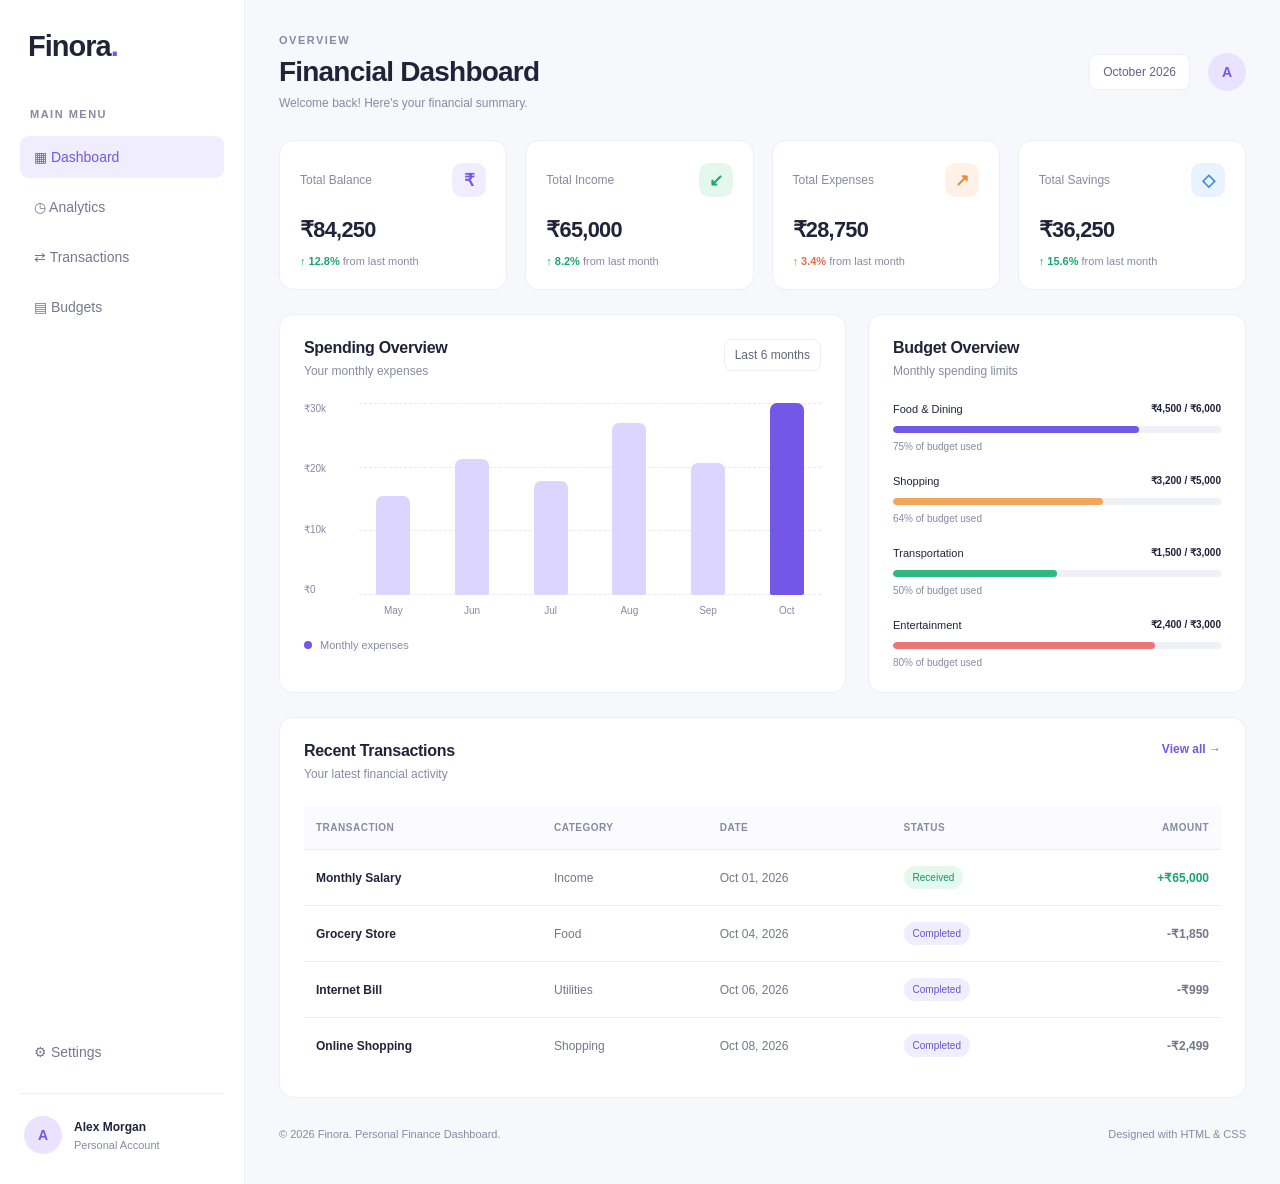
<file: index.html>
<!DOCTYPE html>
<html lang="en">
<head>
    <meta charset="UTF-8">
    <meta name="viewport" content="width=device-width, initial-scale=1.0">
    <title>Finora | Expense Dashboard</title>
    <link rel="stylesheet" href="css/style.css">
</head>
<body>

    <div class="dashboard">

        <!-- Sidebar -->
        <aside class="sidebar">
            <h2 class="logo">Finora<span>.</span></h2>
            <p class="menu-title">MAIN MENU</p>

            <nav class="navigation">
                <a href="index.html" class="nav-link active">▦ Dashboard</a>
                <a href="pages/analytics.html" class="nav-link">◷ Analytics</a>
                <a href="pages/transactions.html" class="nav-link">⇄ Transactions</a>
                <a href="pages/budgets.html" class="nav-link">▤ Budgets</a>
            </nav>

            <div class="sidebar-bottom">
                <a href="pages/settings.html" class="nav-link">⚙ Settings</a>
                <div class="profile">
                    <div class="avatar">A</div>
                    <div>
                        <strong>Alex Morgan</strong>
                        <small>Personal Account</small>
                    </div>
                </div>
            </div>
        </aside>

        <!-- Main Content -->
        <main class="main-content">

            <header class="topbar">
                <div>
                    <p class="eyebrow">OVERVIEW</p>
                    <h1>Financial Dashboard</h1>
                    <p class="subtitle">Welcome back! Here's your financial summary.</p>
                </div>
                <div class="topbar-right">
                    <span class="date">October 2026</span>
                    <div class="avatar">A</div>
                </div>
            </header>

            <!-- Summary Cards -->
            <section class="summary-grid">

                <article class="summary-card">
                    <div class="card-top">
                        <span>Total Balance</span>
                        <span class="card-icon purple">₹</span>
                    </div>
                    <h2>₹84,250</h2>
                    <p class="positive">↑ 12.8% <span>from last month</span></p>
                </article>

                <article class="summary-card">
                    <div class="card-top">
                        <span>Total Income</span>
                        <span class="card-icon green">↙</span>
                    </div>
                    <h2>₹65,000</h2>
                    <p class="positive">↑ 8.2% <span>from last month</span></p>
                </article>

                <article class="summary-card">
                    <div class="card-top">
                        <span>Total Expenses</span>
                        <span class="card-icon orange">↗</span>
                    </div>
                    <h2>₹28,750</h2>
                    <p class="negative">↑ 3.4% <span>from last month</span></p>
                </article>

                <article class="summary-card">
                    <div class="card-top">
                        <span>Total Savings</span>
                        <span class="card-icon blue">◇</span>
                    </div>
                    <h2>₹36,250</h2>
                    <p class="positive">↑ 15.6% <span>from last month</span></p>
                </article>

            </section>

            <!-- Analytics and Budgets -->
            <section class="content-grid">

                <article class="panel spending-panel">
                    <div class="panel-heading">
                        <div>
                            <h3>Spending Overview</h3>
                            <p class="subtitle">Your monthly expenses</p>
                        </div>
                        <span class="tag">Last 6 months</span>
                    </div>

                    <div class="chart">
                        <div class="chart-labels">
                            <span>₹30k</span>
                            <span>₹20k</span>
                            <span>₹10k</span>
                            <span>₹0</span>
                        </div>

                        <div class="chart-area">
                            <div class="grid-lines">
                                <span></span><span></span>
                                <span></span><span></span>
                            </div>

                            <div class="bars">
                                <div class="bar-item">
                                    <div class="bar" style="--height: 45%"></div>
                                    <small>May</small>
                                </div>
                                <div class="bar-item">
                                    <div class="bar" style="--height: 62%"></div>
                                    <small>Jun</small>
                                </div>
                                <div class="bar-item">
                                    <div class="bar" style="--height: 52%"></div>
                                    <small>Jul</small>
                                </div>
                                <div class="bar-item">
                                    <div class="bar" style="--height: 78%"></div>
                                    <small>Aug</small>
                                </div>
                                <div class="bar-item">
                                    <div class="bar" style="--height: 60%"></div>
                                    <small>Sep</small>
                                </div>
                                <div class="bar-item">
                                    <div class="bar current" style="--height: 88%"></div>
                                    <small>Oct</small>
                                </div>
                            </div>
                        </div>
                    </div>

                    <div class="chart-legend">
                        <span class="legend-dot"></span>
                        Monthly expenses
                    </div>
                </article>

                <article class="panel budget-panel">
                    <div class="panel-heading">
                        <div>
                            <h3>Budget Overview</h3>
                            <p class="subtitle">Monthly spending limits</p>
                        </div>
                    </div>

                    <div class="budget-item">
                        <div class="budget-info">
                            <span>Food & Dining</span>
                            <strong>₹4,500 / ₹6,000</strong>
                        </div>
                        <div class="progress-track">
                            <div class="progress purple-fill" style="--progress: 75%"></div>
                        </div>
                        <small>75% of budget used</small>
                    </div>

                    <div class="budget-item">
                        <div class="budget-info">
                            <span>Shopping</span>
                            <strong>₹3,200 / ₹5,000</strong>
                        </div>
                        <div class="progress-track">
                            <div class="progress orange-fill" style="--progress: 64%"></div>
                        </div>
                        <small>64% of budget used</small>
                    </div>

                    <div class="budget-item">
                        <div class="budget-info">
                            <span>Transportation</span>
                            <strong>₹1,500 / ₹3,000</strong>
                        </div>
                        <div class="progress-track">
                            <div class="progress green-fill" style="--progress: 50%"></div>
                        </div>
                        <small>50% of budget used</small>
                    </div>

                    <div class="budget-item">
                        <div class="budget-info">
                            <span>Entertainment</span>
                            <strong>₹2,400 / ₹3,000</strong>
                        </div>
                        <div class="progress-track">
                            <div class="progress red-fill" style="--progress: 80%"></div>
                        </div>
                        <small>80% of budget used</small>
                    </div>
                </article>

            </section>

            <!-- Transactions -->
            <section class="panel transactions-panel">
                <div class="panel-heading">
                    <div>
                        <h3>Recent Transactions</h3>
                        <p class="subtitle">Your latest financial activity</p>
                    </div>
                    <a class="view-all" href="pages/transactions.html">View all →</a>
                </div>

                <div class="table-wrapper">
                    <table>
                        <thead>
                            <tr>
                                <th>TRANSACTION</th>
                                <th>CATEGORY</th>
                                <th>DATE</th>
                                <th>STATUS</th>
                                <th class="amount">AMOUNT</th>
                            </tr>
                        </thead>
                        <tbody>
                            <tr>
                                <td><strong>Monthly Salary</strong></td>
                                <td>Income</td>
                                <td>Oct 01, 2026</td>
                                <td><span class="status received">Received</span></td>
                                <td class="amount income">+₹65,000</td>
                            </tr>
                            <tr>
                                <td><strong>Grocery Store</strong></td>
                                <td>Food</td>
                                <td>Oct 04, 2026</td>
                                <td><span class="status completed">Completed</span></td>
                                <td class="amount">-₹1,850</td>
                            </tr>
                            <tr>
                                <td><strong>Internet Bill</strong></td>
                                <td>Utilities</td>
                                <td>Oct 06, 2026</td>
                                <td><span class="status completed">Completed</span></td>
                                <td class="amount">-₹999</td>
                            </tr>
                            <tr>
                                <td><strong>Online Shopping</strong></td>
                                <td>Shopping</td>
                                <td>Oct 08, 2026</td>
                                <td><span class="status completed">Completed</span></td>
                                <td class="amount">-₹2,499</td>
                            </tr>
                        </tbody>
                    </table>
                </div>
            </section>

            <footer>
                <p>© 2026 Finora. Personal Finance Dashboard.</p>
                <p>Designed with HTML & CSS</p>
            </footer>

        </main>
    </div>

</body>
</html>
</file>
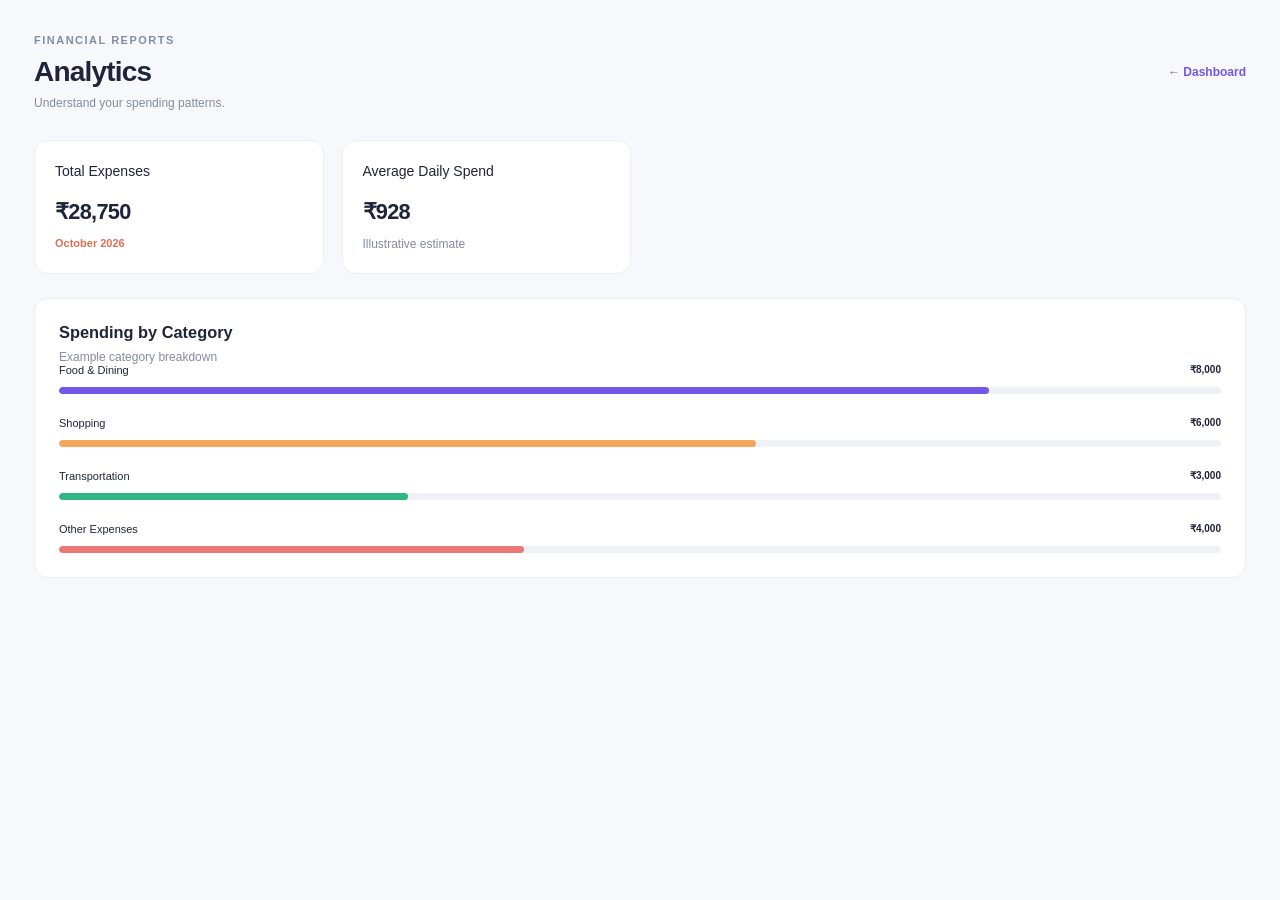
<file: pages/analytics.html>
<!DOCTYPE html>
<html lang="en">
<head>
    <meta charset="UTF-8">
    <meta name="viewport" content="width=device-width, initial-scale=1.0">
    <title>Analytics | Finora</title>
    <link rel="stylesheet" href="../css/style.css">
</head>
<body>
<main class="main-content">
    <header class="topbar">
        <div>
            <p class="eyebrow">FINANCIAL REPORTS</p>
            <h1>Analytics</h1>
            <p class="subtitle">Understand your spending patterns.</p>
        </div>
        <a class="view-all" href="../index.html">← Dashboard</a>
    </header>

    <section class="summary-grid">
        <article class="summary-card">
            <span>Total Expenses</span>
            <h2>₹28,750</h2>
            <p class="negative">October 2026</p>
        </article>
        <article class="summary-card">
            <span>Average Daily Spend</span>
            <h2>₹928</h2>
            <p class="subtitle">Illustrative estimate</p>
        </article>
    </section>

    <section class="panel">
        <h3>Spending by Category</h3>
        <p class="subtitle">Example category breakdown</p>

        <div class="budget-item">
            <div class="budget-info">
                <span>Food & Dining</span>
                <strong>₹8,000</strong>
            </div>
            <div class="progress-track">
                <div class="progress purple-fill" style="--progress:80%"></div>
            </div>
        </div>

        <div class="budget-item">
            <div class="budget-info">
                <span>Shopping</span>
                <strong>₹6,000</strong>
            </div>
            <div class="progress-track">
                <div class="progress orange-fill" style="--progress:60%"></div>
            </div>
        </div>

        <div class="budget-item">
            <div class="budget-info">
                <span>Transportation</span>
                <strong>₹3,000</strong>
            </div>
            <div class="progress-track">
                <div class="progress green-fill" style="--progress:30%"></div>
            </div>
        </div>

        <div class="budget-item">
            <div class="budget-info">
                <span>Other Expenses</span>
                <strong>₹4,000</strong>
            </div>
            <div class="progress-track">
                <div class="progress red-fill" style="--progress:40%"></div>
            </div>
        </div>
    </section>
</main>
</body>
</html>
</file>
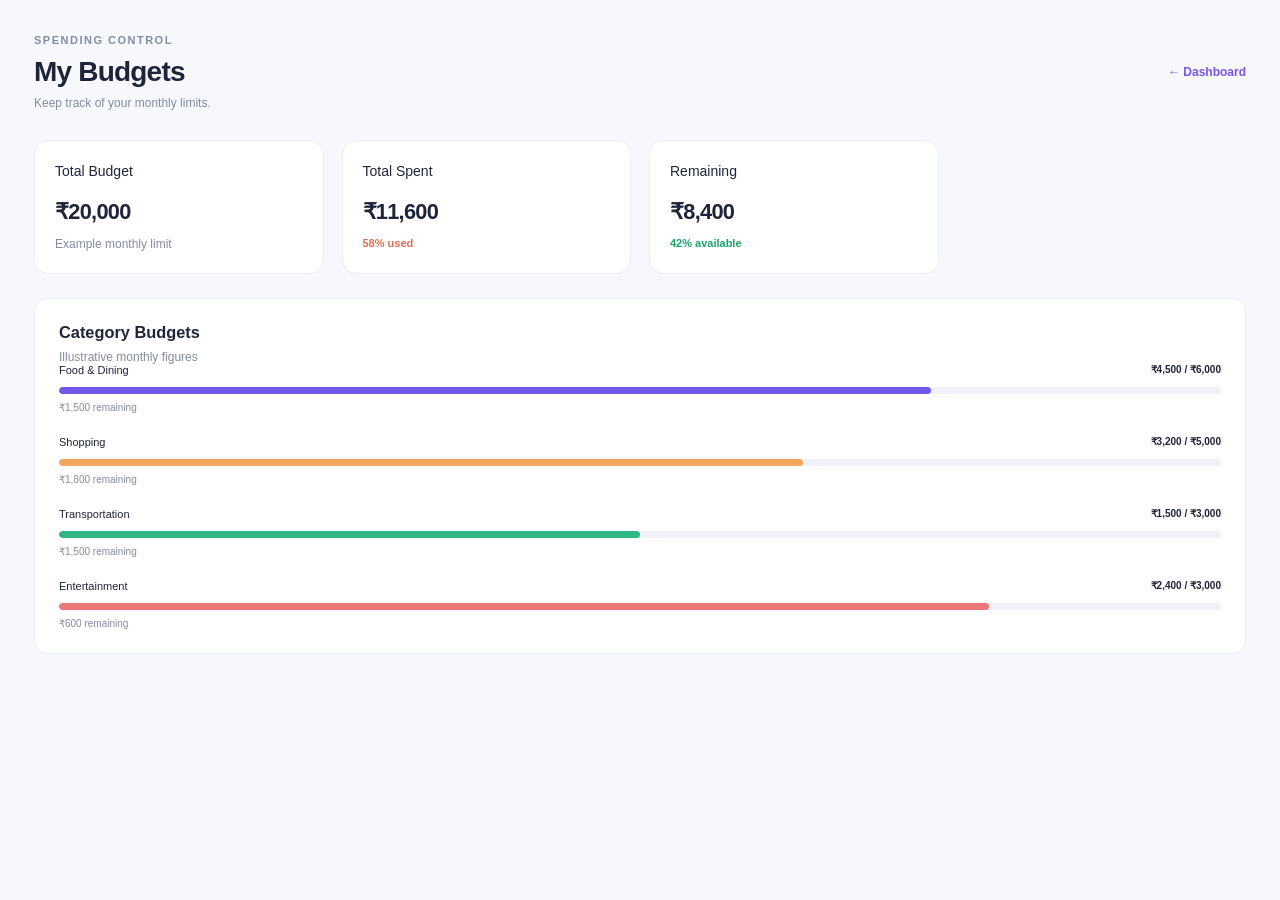
<file: pages/budgets.html>
<!DOCTYPE html>
<html lang="en">
<head>
    <meta charset="UTF-8">
    <meta name="viewport" content="width=device-width, initial-scale=1.0">
    <title>Budgets | Finora</title>
    <link rel="stylesheet" href="../css/style.css">
</head>
<body>
<main class="main-content">
    <header class="topbar">
        <div>
            <p class="eyebrow">SPENDING CONTROL</p>
            <h1>My Budgets</h1>
            <p class="subtitle">Keep track of your monthly limits.</p>
        </div>
        <a class="view-all" href="../index.html">← Dashboard</a>
    </header>

    <section class="summary-grid">
        <article class="summary-card">
            <span>Total Budget</span>
            <h2>₹20,000</h2>
            <p class="subtitle">Example monthly limit</p>
        </article>
        <article class="summary-card">
            <span>Total Spent</span>
            <h2>₹11,600</h2>
            <p class="negative">58% used</p>
        </article>
        <article class="summary-card">
            <span>Remaining</span>
            <h2>₹8,400</h2>
            <p class="positive">42% available</p>
        </article>
    </section>

    <section class="panel">
        <h3>Category Budgets</h3>
        <p class="subtitle">Illustrative monthly figures</p>

        <div class="budget-item">
            <div class="budget-info">
                <span>Food & Dining</span>
                <strong>₹4,500 / ₹6,000</strong>
            </div>
            <div class="progress-track">
                <div class="progress purple-fill" style="--progress:75%"></div>
            </div>
            <small>₹1,500 remaining</small>
        </div>

        <div class="budget-item">
            <div class="budget-info">
                <span>Shopping</span>
                <strong>₹3,200 / ₹5,000</strong>
            </div>
            <div class="progress-track">
                <div class="progress orange-fill" style="--progress:64%"></div>
            </div>
            <small>₹1,800 remaining</small>
        </div>

        <div class="budget-item">
            <div class="budget-info">
                <span>Transportation</span>
                <strong>₹1,500 / ₹3,000</strong>
            </div>
            <div class="progress-track">
                <div class="progress green-fill" style="--progress:50%"></div>
            </div>
            <small>₹1,500 remaining</small>
        </div>

        <div class="budget-item">
            <div class="budget-info">
                <span>Entertainment</span>
                <strong>₹2,400 / ₹3,000</strong>
            </div>
            <div class="progress-track">
                <div class="progress red-fill" style="--progress:80%"></div>
            </div>
            <small>₹600 remaining</small>
        </div>
    </section>
</main>
</body>
</html>
</file>
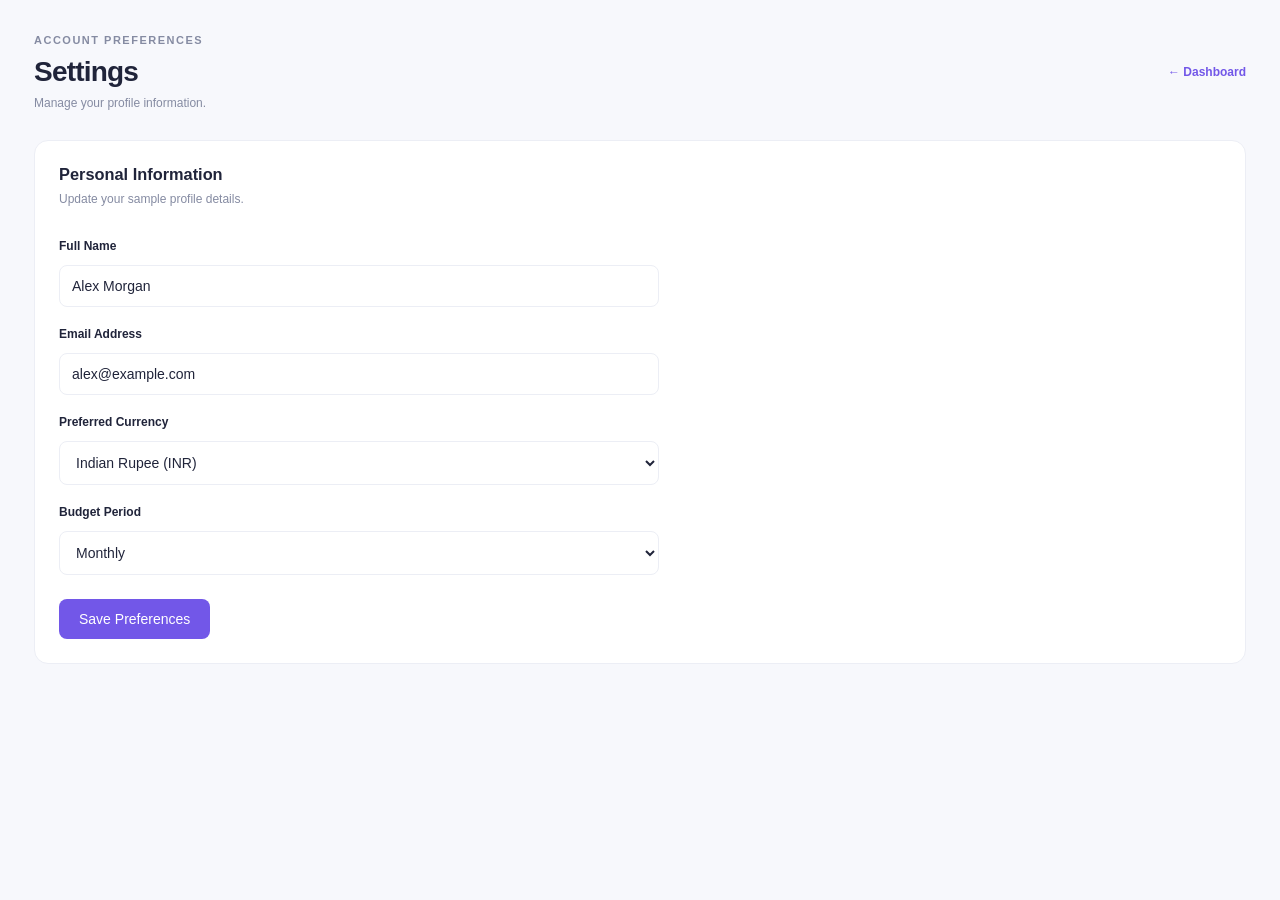
<file: pages/settings.html>
<!DOCTYPE html>
<html lang="en">
<head>
    <meta charset="UTF-8">
    <meta name="viewport" content="width=device-width, initial-scale=1.0">
    <title>Settings | Finora</title>
    <link rel="stylesheet" href="../css/style.css">
</head>
<body>
<main class="main-content">
    <header class="topbar">
        <div>
            <p class="eyebrow">ACCOUNT PREFERENCES</p>
            <h1>Settings</h1>
            <p class="subtitle">Manage your profile information.</p>
        </div>
        <a class="view-all" href="../index.html">← Dashboard</a>
    </header>

    <section class="panel">
        <h3>Personal Information</h3>
        <p class="subtitle">Update your sample profile details.</p>

        <form class="settings-form">
            <label for="fullname">Full Name</label>
            <input id="fullname" type="text" value="Alex Morgan">

            <label for="email">Email Address</label>
            <input id="email" type="email" value="alex@example.com">

            <label for="currency">Preferred Currency</label>
            <select id="currency">
                <option>Indian Rupee (INR)</option>
                <option>US Dollar (USD)</option>
                <option>Euro (EUR)</option>
            </select>

            <label for="period">Budget Period</label>
            <select id="period">
                <option>Monthly</option>
                <option>Weekly</option>
                <option>Yearly</option>
            </select>

            <button type="button" class="save-button">
                Save Preferences
            </button>
        </form>
    </section>
</main>
</body>
</html>
</file>
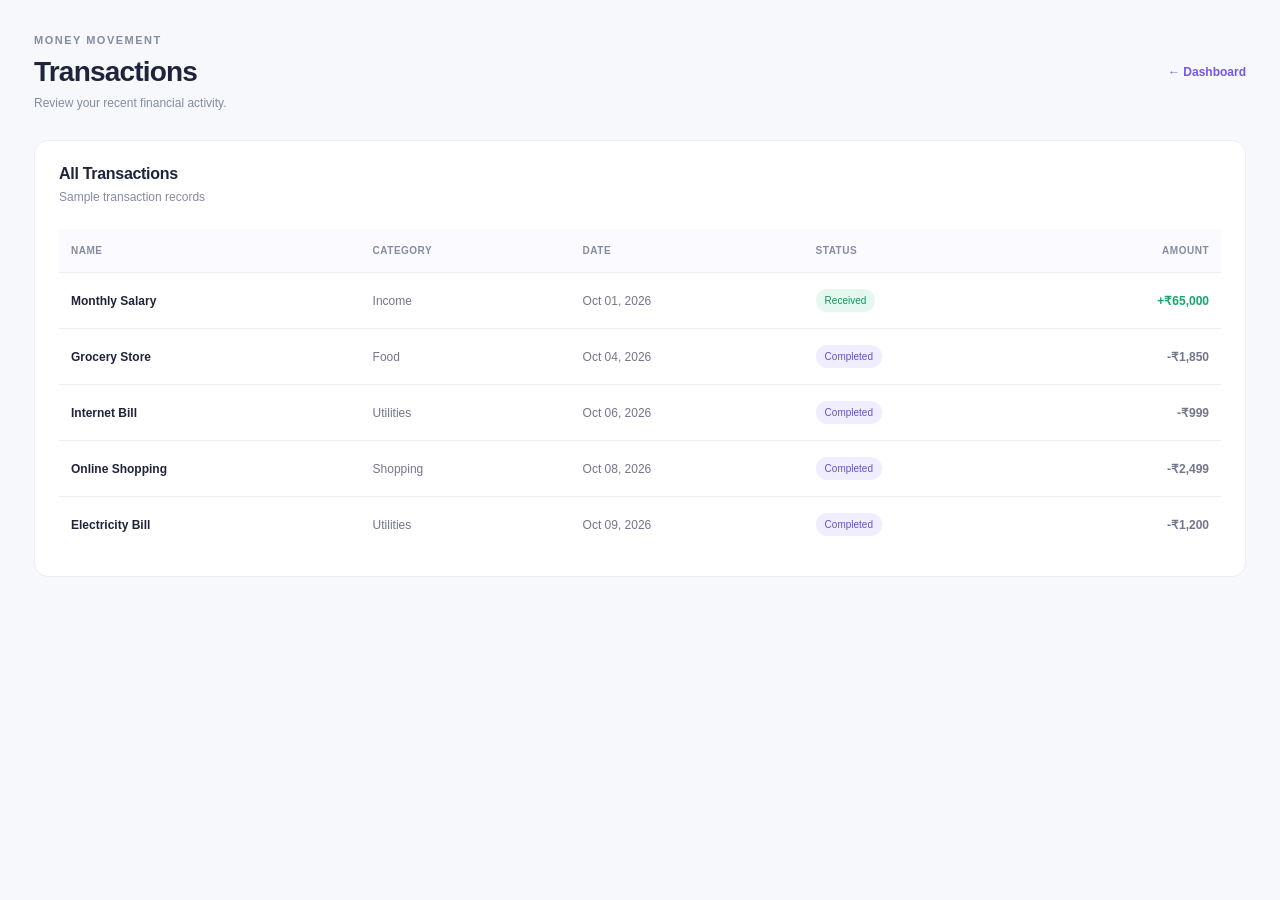
<file: pages/transactions.html>
<!DOCTYPE html>
<html lang="en">
<head>
    <meta charset="UTF-8">
    <meta name="viewport" content="width=device-width, initial-scale=1.0">
    <title>Transactions | Finora</title>
    <link rel="stylesheet" href="../css/style.css">
</head>
<body>
<main class="main-content">
    <header class="topbar">
        <div>
            <p class="eyebrow">MONEY MOVEMENT</p>
            <h1>Transactions</h1>
            <p class="subtitle">Review your recent financial activity.</p>
        </div>
        <a class="view-all" href="../index.html">← Dashboard</a>
    </header>

    <section class="panel">
        <div class="panel-heading">
            <div>
                <h3>All Transactions</h3>
                <p class="subtitle">Sample transaction records</p>
            </div>
        </div>

        <div class="table-wrapper">
            <table>
                <thead>
                    <tr>
                        <th>NAME</th>
                        <th>CATEGORY</th>
                        <th>DATE</th>
                        <th>STATUS</th>
                        <th class="amount">AMOUNT</th>
                    </tr>
                </thead>
                <tbody>
                    <tr>
                        <td><strong>Monthly Salary</strong></td>
                        <td>Income</td>
                        <td>Oct 01, 2026</td>
                        <td><span class="status received">Received</span></td>
                        <td class="amount income">+₹65,000</td>
                    </tr>
                    <tr>
                        <td><strong>Grocery Store</strong></td>
                        <td>Food</td>
                        <td>Oct 04, 2026</td>
                        <td><span class="status completed">Completed</span></td>
                        <td class="amount">-₹1,850</td>
                    </tr>
                    <tr>
                        <td><strong>Internet Bill</strong></td>
                        <td>Utilities</td>
                        <td>Oct 06, 2026</td>
                        <td><span class="status completed">Completed</span></td>
                        <td class="amount">-₹999</td>
                    </tr>
                    <tr>
                        <td><strong>Online Shopping</strong></td>
                        <td>Shopping</td>
                        <td>Oct 08, 2026</td>
                        <td><span class="status completed">Completed</span></td>
                        <td class="amount">-₹2,499</td>
                    </tr>
                    <tr>
                        <td><strong>Electricity Bill</strong></td>
                        <td>Utilities</td>
                        <td>Oct 09, 2026</td>
                        <td><span class="status completed">Completed</span></td>
                        <td class="amount">-₹1,200</td>
                    </tr>
                </tbody>
            </table>
        </div>
    </section>
</main>
</body>
</html>
</file>
<file: css/style.css>
/* ---------- Basic Setup ---------- */
* {
    margin: 0;
    padding: 0;
    box-sizing: border-box;
}

:root {
    --primary: #7257e8;
    --background: #f7f8fc;
    --white: #ffffff;
    --text: #20243a;
    --muted: #858ba2;
    --border: #eceef5;
}

body {
    font-family: "Segoe UI", Arial, sans-serif;
    background: var(--background);
    color: var(--text);
    font-size: 14px;
}

a {
    text-decoration: none;
    color: inherit;
}

/* ---------- Main Layout ---------- */
.dashboard {
    display: grid;
    grid-template-columns: 245px minmax(0, 1fr);
    min-height: 100vh;
}

.sidebar {
    background: var(--white);
    border-right: 1px solid var(--border);
    padding: 30px 20px;
    display: flex;
    flex-direction: column;
    min-height: 100vh;
}

.logo {
    font-size: 29px;
    letter-spacing: -1px;
    margin: 0 0 45px 8px;
}

.logo span {
    color: var(--primary);
}

.menu-title,
.eyebrow {
    font-size: 11px;
    font-weight: 700;
    letter-spacing: 1.5px;
    color: var(--muted);
}

.menu-title {
    margin: 0 0 16px 10px;
}

.navigation {
    display: grid;
    gap: 8px;
}

.nav-link {
    display: block;
    padding: 13px 14px;
    border-radius: 9px;
    color: #737990;
    font-size: 14px;
    transition: background 0.25s, color 0.25s;
}

.nav-link:hover,
.nav-link.active {
    background: #f0edff;
    color: var(--primary);
}

.sidebar-bottom {
    margin-top: auto;
    padding-top: 30px;
}

.profile {
    display: flex;
    align-items: center;
    gap: 12px;
    border-top: 1px solid var(--border);
    padding: 22px 4px 0;
    margin-top: 20px;
}

.avatar {
    width: 38px;
    height: 38px;
    flex-shrink: 0;
    border-radius: 50%;
    background: #e9e3ff;
    color: var(--primary);
    display: grid;
    place-items: center;
    font-weight: 700;
}

.profile strong,
.profile small {
    display: block;
}

.profile strong {
    font-size: 12px;
}

.profile small {
    color: var(--muted);
    margin-top: 5px;
    font-size: 11px;
}

/* ---------- Main Content ---------- */
.main-content {
    min-width: 0;
    padding: 34px;
}

.topbar {
    display: flex;
    justify-content: space-between;
    align-items: center;
    gap: 20px;
    margin-bottom: 30px;
}

.eyebrow {
    margin-bottom: 10px;
}

h1 {
    font-size: 28px;
    letter-spacing: -0.8px;
}

.subtitle {
    color: var(--muted);
    font-size: 12px;
    margin-top: 8px;
}

.topbar-right {
    display: flex;
    align-items: center;
    gap: 18px;
}

.date,
.tag {
    padding: 10px 13px;
    background: var(--white);
    border: 1px solid var(--border);
    border-radius: 8px;
    color: #60667d;
    font-size: 12px;
}

/* ---------- Summary Cards ---------- */
.summary-grid {
    display: grid;
    grid-template-columns: repeat(4, minmax(0, 1fr));
    gap: 18px;
    margin-bottom: 24px;
}

.summary-card,
.panel {
    background: var(--white);
    border: 1px solid var(--border);
    border-radius: 14px;
}

.summary-card {
    padding: 22px 20px;
    min-width: 0;
    transition: transform 0.25s, box-shadow 0.25s;
}

.summary-card:hover {
    transform: translateY(-4px);
    box-shadow: 0 12px 30px rgba(40, 40, 80, 0.07);
}

.card-top {
    display: flex;
    align-items: center;
    justify-content: space-between;
    gap: 8px;
    color: var(--muted);
    font-size: 12px;
}

.card-icon {
    width: 34px;
    height: 34px;
    border-radius: 10px;
    display: grid;
    place-items: center;
    font-size: 17px;
    font-weight: 700;
}

.purple {
    background: #f0edff;
    color: #7257e8;
}

.green {
    background: #e5f8ef;
    color: #20a56b;
}

.orange {
    background: #fff1e5;
    color: #e58b38;
}

.blue {
    background: #e8f3ff;
    color: #3989df;
}

.summary-card h2 {
    font-size: clamp(19px, 1.7vw, 25px);
    margin: 20px 0 12px;
    letter-spacing: -0.7px;
    overflow-wrap: anywhere;
}

.positive,
.negative {
    font-size: 11px;
    font-weight: 700;
}

.positive {
    color: #19a56b;
}

.negative {
    color: #e16e52;
}

.positive span,
.negative span {
    color: var(--muted);
    font-weight: 400;
}

/* ---------- Analytics Panels ---------- */
.content-grid {
    display: grid;
    grid-template-columns: minmax(0, 1.5fr) minmax(0, 1fr);
    gap: 22px;
    margin-bottom: 24px;
}

.panel {
    padding: 24px;
    min-width: 0;
}

.panel-heading {
    display: flex;
    justify-content: space-between;
    align-items: flex-start;
    gap: 14px;
    margin-bottom: 25px;
}

.panel-heading h3 {
    font-size: 16px;
    letter-spacing: -0.3px;
}

.panel-heading .subtitle {
    margin-top: 7px;
}

.tag {
    white-space: nowrap;
    padding: 8px 10px;
}

/* ---------- CSS Bar Chart ---------- */
.chart {
    display: grid;
    grid-template-columns: 45px minmax(0, 1fr);
    gap: 10px;
    height: 220px;
}

.chart-labels {
    display: flex;
    flex-direction: column;
    justify-content: space-between;
    color: var(--muted);
    font-size: 10px;
    padding-bottom: 28px;
}

.chart-area {
    position: relative;
    min-width: 0;
}

.grid-lines {
    position: absolute;
    inset: 0 0 28px;
    display: flex;
    flex-direction: column;
    justify-content: space-between;
}

.grid-lines span {
    border-top: 1px dashed #e8eaf2;
}

.bars {
    position: absolute;
    inset: 0;
    display: flex;
    align-items: stretch;
    justify-content: space-around;
    gap: 10px;
}

.bar-item {
    height: 100%;
    flex: 1;
    min-width: 0;
    display: flex;
    flex-direction: column;
    align-items: center;
    justify-content: flex-end;
    gap: 10px;
    z-index: 1;
}

.bar {
    height: var(--height);
    width: min(34px, 75%);
    min-height: 8px;
    border-radius: 7px 7px 2px 2px;
    background: #dcd5ff;
    transition: background 0.25s, transform 0.25s;
}

.bar:hover,
.bar.current {
    background: var(--primary);
}

.bar:hover {
    transform: scaleX(1.08);
}

.bar-item small {
    height: 18px;
    font-size: 10px;
    color: var(--muted);
}

.chart-legend {
    display: flex;
    align-items: center;
    gap: 8px;
    color: var(--muted);
    font-size: 11px;
    margin-top: 16px;
}

.legend-dot {
    width: 8px;
    height: 8px;
    border-radius: 50%;
    background: var(--primary);
}

/* ---------- Budget Progress Bars ---------- */
.budget-item {
    margin-bottom: 23px;
}

.budget-item:last-child {
    margin-bottom: 0;
}

.budget-info {
    display: flex;
    justify-content: space-between;
    gap: 10px;
    font-size: 11px;
    margin-bottom: 11px;
}

.budget-info strong {
    font-size: 10px;
    white-space: nowrap;
}

.progress-track {
    height: 7px;
    background: #f0f1f6;
    border-radius: 20px;
    overflow: hidden;
}

.progress {
    height: 100%;
    width: var(--progress);
    border-radius: inherit;
}

.purple-fill {
    background: #7257e8;
}

.orange-fill {
    background: #f2a65a;
}

.green-fill {
    background: #30b783;
}

.red-fill {
    background: #ec7777;
}

.budget-item > small {
    display: block;
    color: var(--muted);
    font-size: 10px;
    margin-top: 8px;
}

/* ---------- Transaction Table ---------- */
.transactions-panel {
    margin-bottom: 25px;
}

.view-all {
    color: var(--primary);
    font-size: 12px;
    font-weight: 600;
    white-space: nowrap;
}

.table-wrapper {
    width: 100%;
    overflow-x: auto;
}

table {
    width: 100%;
    border-collapse: collapse;
    text-align: left;
    white-space: nowrap;
}

th {
    color: var(--muted);
    font-size: 10px;
    font-weight: 600;
    letter-spacing: 0.5px;
    background: #fafaff;
}

th,
td {
    padding: 16px 12px;
    border-bottom: 1px solid var(--border);
}

td {
    color: #72778b;
    font-size: 12px;
}

td strong {
    color: var(--text);
    font-weight: 600;
}

tbody tr:last-child td {
    border-bottom: none;
}

tbody tr:hover {
    background: #fbfaff;
}

.amount {
    text-align: right;
    font-weight: 600;
}

.income {
    color: #19a56b;
}

.status {
    display: inline-block;
    padding: 6px 9px;
    border-radius: 20px;
    font-size: 10px;
}

.received {
    color: #15935e;
    background: #e5f8ef;
}

.completed {
    color: #6652cf;
    background: #f0edff;
}

/* ---------- Footer ---------- */
footer {
    display: flex;
    justify-content: space-between;
    flex-wrap: wrap;
    gap: 10px;
    color: var(--muted);
    font-size: 11px;
    padding: 5px 0 10px;
}

/* ---------- Responsive Design ---------- */
@media (max-width: 1200px) {
    .summary-grid {
        grid-template-columns: repeat(2, minmax(0, 1fr));
    }

    .content-grid {
        grid-template-columns: 1fr;
    }
}

@media (max-width: 760px) {
    .dashboard {
        grid-template-columns: 1fr;
    }

    .sidebar {
        min-height: auto;
        padding: 18px;
    }

    .logo {
        margin: 0 0 18px;
    }

    .menu-title,
    .sidebar-bottom {
        display: none;
    }

    .navigation {
        display: flex;
        flex-wrap: wrap;
        gap: 5px;
    }

    .nav-link {
        padding: 10px;
        font-size: 12px;
    }

    .main-content {
        padding: 20px 15px;
    }

    .topbar {
        align-items: flex-start;
    }

    .topbar-right {
        gap: 8px;
    }

    .topbar-right .avatar {
        display: none;
    }

    h1 {
        font-size: 22px;
    }

    .date {
        padding: 9px;
        font-size: 10px;
    }

    .summary-grid {
        gap: 12px;
    }

    .summary-card {
        padding: 16px 12px;
    }

    .summary-card h2 {
        font-size: 19px;
    }

    .card-top {
        font-size: 11px;
    }

    .card-icon {
        width: 28px;
        height: 28px;
    }

    .panel {
        padding: 17px 12px;
    }

    .panel-heading {
        gap: 8px;
    }

    .tag {
        font-size: 10px;
    }

    .chart {
        grid-template-columns: 36px minmax(0, 1fr);
        gap: 5px;
    }

    .bars {
        gap: 5px;
    }

    footer {
        flex-direction: column;
    }
}

@media (max-width: 380px) {
    .topbar {
        flex-direction: column;
    }

    .topbar-right {
        align-self: flex-end;
    }

    .summary-grid {
        grid-template-columns: 1fr;
    }
}


/* ---------- Settings Form ---------- */
.settings-form {
    display: grid;
    gap: 12px;
    max-width: 600px;
    margin-top: 25px;
}

.settings-form label {
    font-size: 12px;
    font-weight: 600;
    color: var(--text);
    margin-top: 8px;
}

.settings-form input,
.settings-form select {
    width: 100%;
    padding: 12px;
    border: 1px solid var(--border);
    border-radius: 8px;
    background: #ffffff;
    color: var(--text);
    font: inherit;
}

.settings-form input:focus,
.settings-form select:focus {
    outline: 2px solid #dcd5ff;
    border-color: var(--primary);
}

.save-button {
    justify-self: start;
    margin-top: 12px;
    padding: 12px 20px;
    background: var(--primary);
    color: white;
    border: none;
    border-radius: 8px;
    font: inherit;
    cursor: pointer;
    transition: background 0.2s;
}

.save-button:hover {
    background: #5d43ce;
}
</file>
